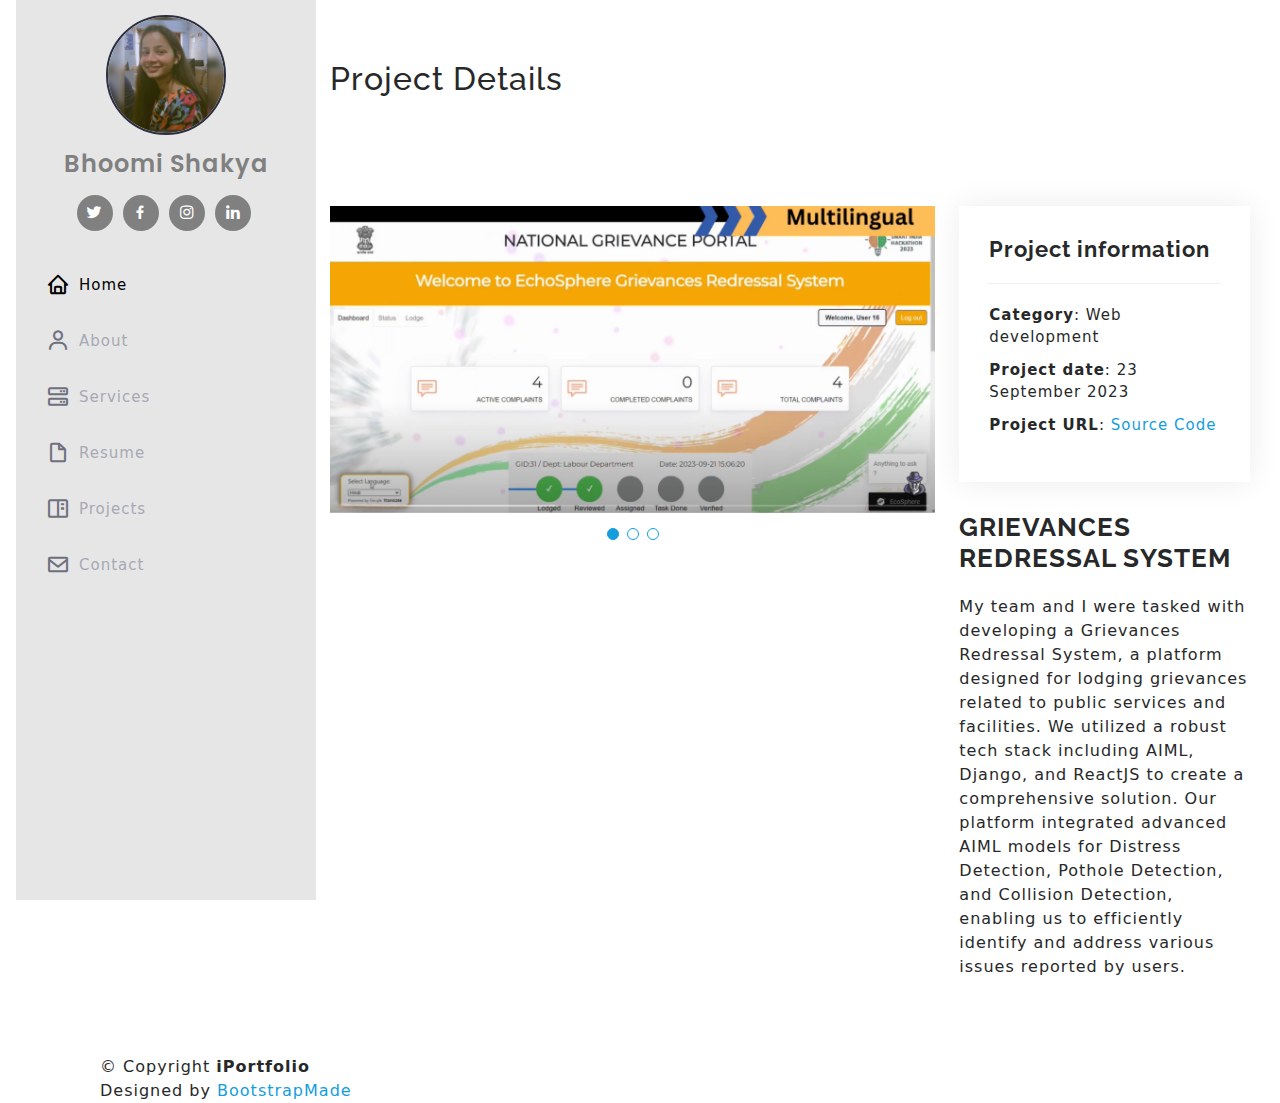
<file: portfolio-details01.html>
<!DOCTYPE html>
<html lang="en">

<head>
  <meta charset="utf-8">
  <meta content="width=device-width, initial-scale=1.0" name="viewport">

  <title>Project Description</title>
  <meta content="" name="description">
  <meta content="" name="keywords">

  <!-- Favicons -->
  <link href="assets/img/favicon.png" rel="icon">
  <link href="assets/img/apple-touch-icon.png" rel="apple-touch-icon">

  <!-- Google Fonts -->
  <link href="https://fonts.googleapis.com/css?family=Open+Sans:300,300i,400,400i,600,600i,700,700i|Raleway:300,300i,400,400i,500,500i,600,600i,700,700i|Poppins:300,300i,400,400i,500,500i,600,600i,700,700i" rel="stylesheet">

  <!-- Vendor CSS Files -->
  <link href="assets/vendor/aos/aos.css" rel="stylesheet">
  <link href="assets/vendor/bootstrap/css/bootstrap.min.css" rel="stylesheet">
  <link href="assets/vendor/bootstrap-icons/bootstrap-icons.css" rel="stylesheet">
  <link href="assets/vendor/boxicons/css/boxicons.min.css" rel="stylesheet">
  <link href="assets/vendor/glightbox/css/glightbox.min.css" rel="stylesheet">
  <link href="assets/vendor/swiper/swiper-bundle.min.css" rel="stylesheet">

  <!-- Template Main CSS File -->
  <link href="assets/css/style.css" rel="stylesheet">
</head>

<body>

  <!-- ======= Mobile nav toggle button ======= -->
  <i class="bi bi-list mobile-nav-toggle d-xl-none"></i>

  <!-- ======= Header ======= -->
  <header id="header">
    <div class="d-flex flex-column">

      <div class="profile">
        <img src="assets/img/profile-img.jpg" alt="" class="img-fluid rounded-circle">
        <h1 class="text-light"><a href="index.html">Bhoomi Shakya</a></h1>
        <div class="social-links mt-3 text-center">
          <a href="#" class="twitter"><i class="bx bxl-twitter"></i></a>
          <a href="#" class="facebook"><i class="bx bxl-facebook"></i></a>
          <a href="#" class="instagram"><i class="bx bxl-instagram"></i></a>
          <a href="https://www.linkedin.com/in/bhoomi-shakya/" class="linkedin"><i class="bx bxl-linkedin"></i></a>
        </div>
      </div>

      <nav id="navbar" class="nav-menu navbar">
        <ul>
          <li><a href="index.html" class="nav-link scrollto active"><i class="bx bx-home"></i> <span>Home</span></a></li>
          <li><a href="#about" class="nav-link scrollto"><i class="bx bx-user"></i> <span>About</span></a></li>
          <li><a href="#gaps" class="nav-link scrollto"><i class="bx bx-server"></i> <span>Services</span></a></li>
          <li><a href="#resume" class="nav-link scrollto"><i class="bx bx-file-blank"></i> <span>Resume</span></a></li>
          <li><a href="#portfolio" class="nav-link scrollto"><i class="bx bx-book-content"></i> <span>Projects</span></a></li>
          <li><a href="#contact" class="nav-link scrollto"><i class="bx bx-envelope"></i> <span>Contact</span></a></li>
        </ul>
      </nav><!-- .nav-menu -->
    </div>
  </header><!-- End Header -->

  <main id="main">
    <!-- ======= Breadcrumbs ======= -->
    <section id="breadcrumbs" class="breadcrumbs">
      <div class="container">

        <div class="d-flex justify-content-between align-items-center">
          <h2>Project Details </h2>
          <!-- <ol>
            <li><a href="index.html">Home</a></li>
            <li>Portfoio Details</li>
          </ol> -->
        </div>

      </div>
    </section><!-- End Breadcrumbs -->

    <!-- ======= Portfolio Details Section ======= -->
    <section id="portfolio-details" class="portfolio-details">
      <div class="container">
        <div class="row gy-4">
          <div class="col-lg-8">
            <div class="portfolio-details-slider swiper">
              <div class="swiper-wrapper align-items-center">
                <div class="swiper-slide">
                  <img src="assets/img/portfolio/6s.png" alt="">
                </div>
                <div class="swiper-slide">
                  <img src="assets/img/portfolio/18s.png" alt="">
                </div>
                <div class="swiper-slide">
                  <img src="assets/img/portfolio/35s.png" alt="">
                </div>
              </div>
              <div class="swiper-pagination"></div>
            </div>
          </div>
          <div class="col-lg-4">
            <div class="portfolio-info">
              <h3>Project information</h3>
              <ul>
                <li><strong>Category</strong>: Web development</li>
                <li><strong>Project date</strong>: 23 September 2023</li>
                <li><strong>Project URL</strong>: <a href="https://github.com/Sujalk1310/SIH-2023">Source Code</a></li>
              </ul>
            </div>
            <div class="portfolio-description">
              <h2>GRIEVANCES REDRESSAL SYSTEM</h2>
              <p> 
                My team and I were tasked with developing a Grievances Redressal System, a platform designed for lodging grievances related to public services and facilities. We utilized a robust tech stack including AIML, Django, and ReactJS to create a comprehensive solution. Our platform integrated advanced AIML models for Distress Detection, Pothole Detection, and Collision Detection, enabling us to efficiently identify and address various issues reported by users. </p>
            </div>
          </div>

        </div>

      </div>
    </section><!-- End Portfolio Details Section -->

  </main><!-- End #main -->

  <!-- ======= Footer ======= -->
  <footer id="footer">
    <div class="container">
      <div class="copyright">
        &copy; Copyright <strong><span>iPortfolio</span></strong>
      </div>
      <div class="credits">
        <!-- All the links in the footer should remain intact. -->
        <!-- You can delete the links only if you purchased the pro version. -->
        <!-- Licensing information: https://bootstrapmade.com/license/ -->
        <!-- Purchase the pro version with working PHP/AJAX contact form: https://bootstrapmade.com/iportfolio-bootstrap-portfolio-websites-template/ -->
        Designed by <a href="https://bootstrapmade.com/">BootstrapMade</a>
      </div>
    </div>
  </footer><!-- End  Footer -->

  <a href="#" class="back-to-top d-flex align-items-center justify-content-center"><i class="bi bi-arrow-up-short"></i></a>

  <!-- Vendor JS Files -->
  <script src="assets/vendor/purecounter/purecounter_vanilla.js"></script>
  <script src="assets/vendor/aos/aos.js"></script>
  <script src="assets/vendor/bootstrap/js/bootstrap.bundle.min.js"></script>
  <script src="assets/vendor/glightbox/js/glightbox.min.js"></script>
  <script src="assets/vendor/isotope-layout/isotope.pkgd.min.js"></script>
  <script src="assets/vendor/swiper/swiper-bundle.min.js"></script>
  <script src="assets/vendor/typed.js/typed.umd.js"></script>
  <script src="assets/vendor/waypoints/noframework.waypoints.js"></script>
  <script src="assets/vendor/php-email-form/validate.js"></script>

  <!-- Template Main JS File -->
  <script src="assets/js/main.js"></script>

</body>

</html>
</file>
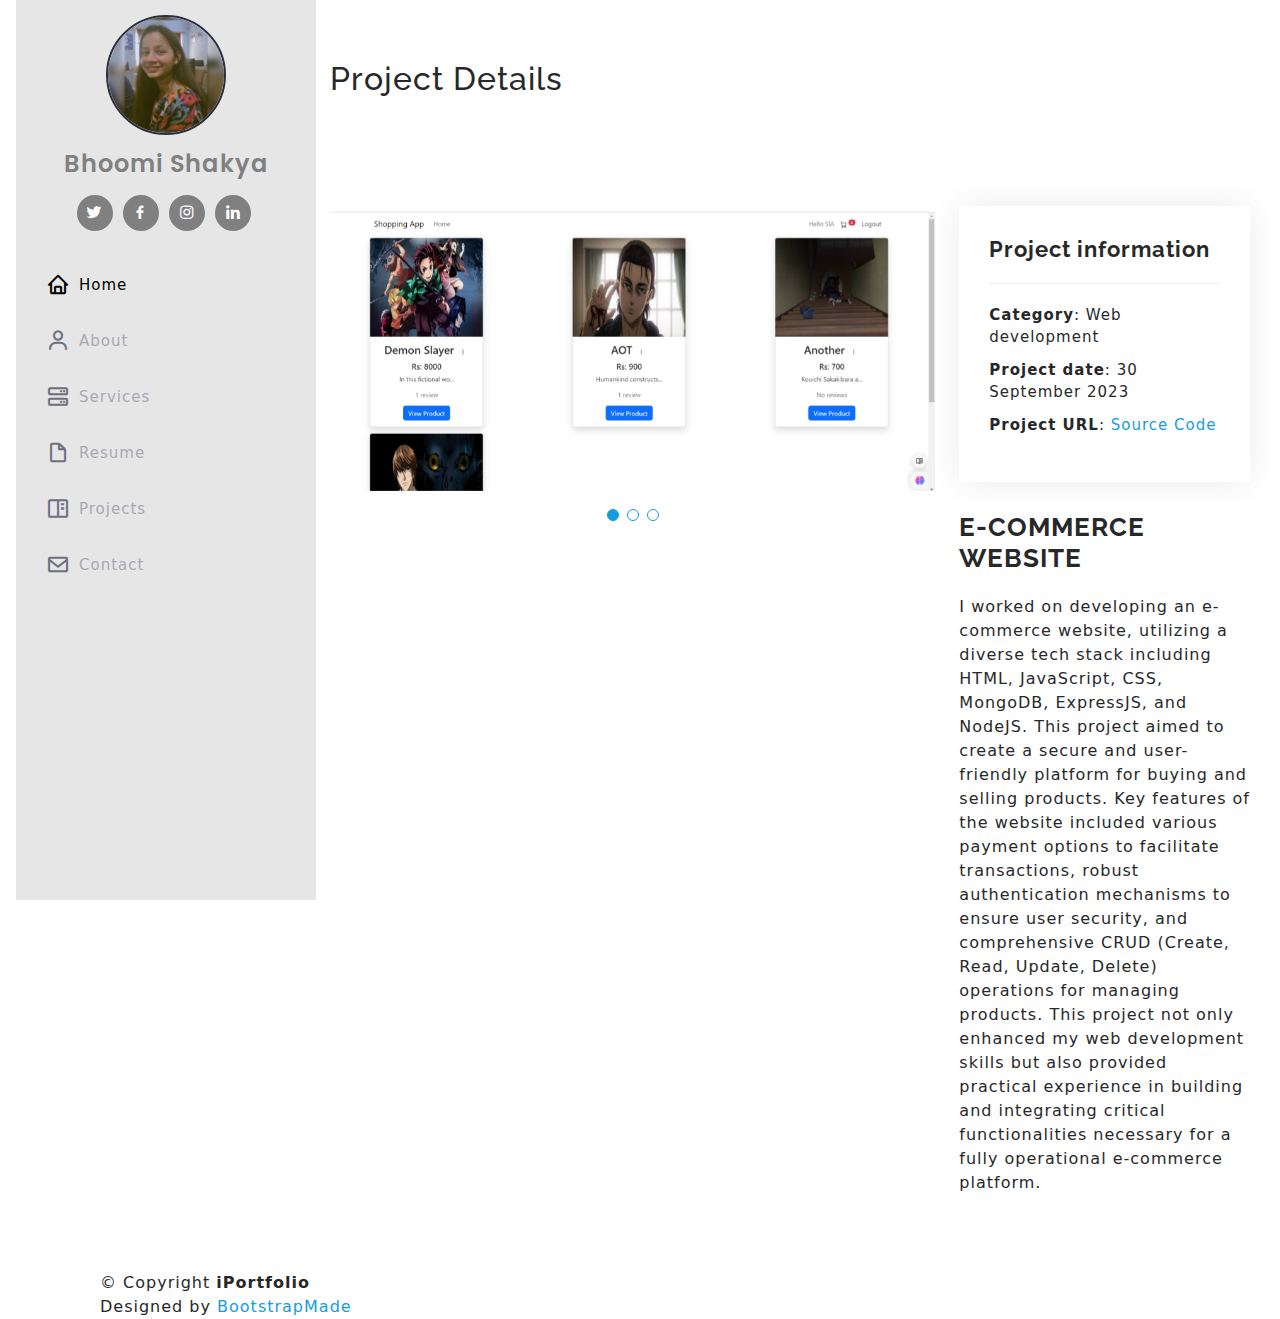
<file: portfolio-details02.html>
<!DOCTYPE html>
<html lang="en">

<head>
  <meta charset="utf-8">
  <meta content="width=device-width, initial-scale=1.0" name="viewport">

  <title>Project Description</title>
  <meta content="" name="description">
  <meta content="" name="keywords">

  <!-- Favicons -->
  <link href="assets/img/favicon.png" rel="icon">
  <link href="assets/img/apple-touch-icon.png" rel="apple-touch-icon">

  <!-- Google Fonts -->
  <link href="https://fonts.googleapis.com/css?family=Open+Sans:300,300i,400,400i,600,600i,700,700i|Raleway:300,300i,400,400i,500,500i,600,600i,700,700i|Poppins:300,300i,400,400i,500,500i,600,600i,700,700i" rel="stylesheet">

  <!-- Vendor CSS Files -->
  <link href="assets/vendor/aos/aos.css" rel="stylesheet">
  <link href="assets/vendor/bootstrap/css/bootstrap.min.css" rel="stylesheet">
  <link href="assets/vendor/bootstrap-icons/bootstrap-icons.css" rel="stylesheet">
  <link href="assets/vendor/boxicons/css/boxicons.min.css" rel="stylesheet">
  <link href="assets/vendor/glightbox/css/glightbox.min.css" rel="stylesheet">
  <link href="assets/vendor/swiper/swiper-bundle.min.css" rel="stylesheet">

  <!-- Template Main CSS File -->
  <link href="assets/css/style.css" rel="stylesheet">

</head>

<body>

  <!-- ======= Mobile nav toggle button ======= -->
  <i class="bi bi-list mobile-nav-toggle d-xl-none"></i>

  <!-- ======= Header ======= -->
  <header id="header">
    <div class="d-flex flex-column">

      <div class="profile">
        <img src="assets/img/profile-img.jpg" alt="" class="img-fluid rounded-circle">
        <h1 class="text-light"><a href="index.html">Bhoomi Shakya</a></h1>
        <div class="social-links mt-3 text-center">
          <a href="#" class="twitter"><i class="bx bxl-twitter"></i></a>
          <a href="#" class="facebook"><i class="bx bxl-facebook"></i></a>
          <a href="#" class="instagram"><i class="bx bxl-instagram"></i></a>
          <a href="https://www.linkedin.com/in/bhoomi-shakya/" class="linkedin"><i class="bx bxl-linkedin"></i></a>
        </div>
      </div>

      <nav id="navbar" class="nav-menu navbar">
        <ul>
          <li><a href="index.html" class="nav-link scrollto active"><i class="bx bx-home"></i> <span>Home</span></a></li>
          <li><a href="#about" class="nav-link scrollto"><i class="bx bx-user"></i> <span>About</span></a></li>
          <li><a href="#gaps" class="nav-link scrollto"><i class="bx bx-server"></i> <span>Services</span></a></li>
          <li><a href="#resume" class="nav-link scrollto"><i class="bx bx-file-blank"></i> <span>Resume</span></a></li>
          <li><a href="#portfolio" class="nav-link scrollto"><i class="bx bx-book-content"></i> <span>Projects</span></a></li>
          <li><a href="#contact" class="nav-link scrollto"><i class="bx bx-envelope"></i> <span>Contact</span></a></li>
        </ul>
      </nav><!-- .nav-menu -->
    </div>
  </header><!-- End Header -->

  <main id="main">
    <!-- ======= Breadcrumbs ======= -->
    <section id="breadcrumbs" class="breadcrumbs">
      <div class="container">

        <div class="d-flex justify-content-between align-items-center">
          <h2>Project Details </h2>
          <!-- <ol>
            <li><a href="index.html">Home</a></li>
            <li>Portfoio Details</li>
          </ol> -->
        </div>

      </div>
    </section><!-- End Breadcrumbs -->

    <!-- ======= Portfolio Details Section ======= -->
    <section id="portfolio-details" class="portfolio-details">
      <div class="container">
        <div class="row gy-4">
          <div class="col-lg-8">
            <div class="portfolio-details-slider swiper">
              <div class="swiper-wrapper align-items-center">
                <div class="swiper-slide">
                  <img src="assets/img/portfolio/ecom01.png" alt="">
                </div>
                <div class="swiper-slide">
                  <img src="assets/img/portfolio/ecom02.png" alt="">
                </div>
                <div class="swiper-slide">
                  <img src="assets/img/portfolio/ecom03.png" alt="">
                </div>
              </div>
              <div class="swiper-pagination"></div>
            </div>
          </div>
          <div class="col-lg-4">
            <div class="portfolio-info">
              <h3>Project information</h3>
              <ul>
                <li><strong>Category</strong>: Web development</li>
                <li><strong>Project date</strong>: 30 September 2023</li>
                <li><strong>Project URL</strong>: <a href="https://github.com/BhoomiShakya/E-commerce">Source Code</a></li>
              </ul>
            </div>
            <div class="portfolio-description">
              <h2>E-COMMERCE WEBSITE</h2>
              <p> 
                I worked on developing an e-commerce website, utilizing a diverse tech stack including HTML, JavaScript, CSS, MongoDB, ExpressJS, and NodeJS. This project aimed to create a secure and user-friendly platform for buying and selling products. Key features of the website included various payment options to facilitate transactions, robust authentication mechanisms to ensure user security, and comprehensive CRUD (Create, Read, Update, Delete) operations for managing products. This project not only enhanced my web development skills but also provided practical experience in building and integrating critical functionalities necessary for a fully operational e-commerce platform. </p>
            </div>
          </div>

        </div>

      </div>
    </section><!-- End Portfolio Details Section -->

  </main><!-- End #main -->

  <!-- ======= Footer ======= -->
  <footer id="footer">
    <div class="container">
      <div class="copyright">
        &copy; Copyright <strong><span>iPortfolio</span></strong>
      </div>
      <div class="credits">
        <!-- All the links in the footer should remain intact. -->
        <!-- You can delete the links only if you purchased the pro version. -->
        <!-- Licensing information: https://bootstrapmade.com/license/ -->
        <!-- Purchase the pro version with working PHP/AJAX contact form: https://bootstrapmade.com/iportfolio-bootstrap-portfolio-websites-template/ -->
        Designed by <a href="https://bootstrapmade.com/">BootstrapMade</a>
      </div>
    </div>
  </footer><!-- End  Footer -->

  <a href="#" class="back-to-top d-flex align-items-center justify-content-center"><i class="bi bi-arrow-up-short"></i></a>

  <!-- Vendor JS Files -->
  <script src="assets/vendor/purecounter/purecounter_vanilla.js"></script>
  <script src="assets/vendor/aos/aos.js"></script>
  <script src="assets/vendor/bootstrap/js/bootstrap.bundle.min.js"></script>
  <script src="assets/vendor/glightbox/js/glightbox.min.js"></script>
  <script src="assets/vendor/isotope-layout/isotope.pkgd.min.js"></script>
  <script src="assets/vendor/swiper/swiper-bundle.min.js"></script>
  <script src="assets/vendor/typed.js/typed.umd.js"></script>
  <script src="assets/vendor/waypoints/noframework.waypoints.js"></script>
  <script src="assets/vendor/php-email-form/validate.js"></script>

  <!-- Template Main JS File -->
  <script src="assets/js/main.js"></script>

</body>

</html>
</file>
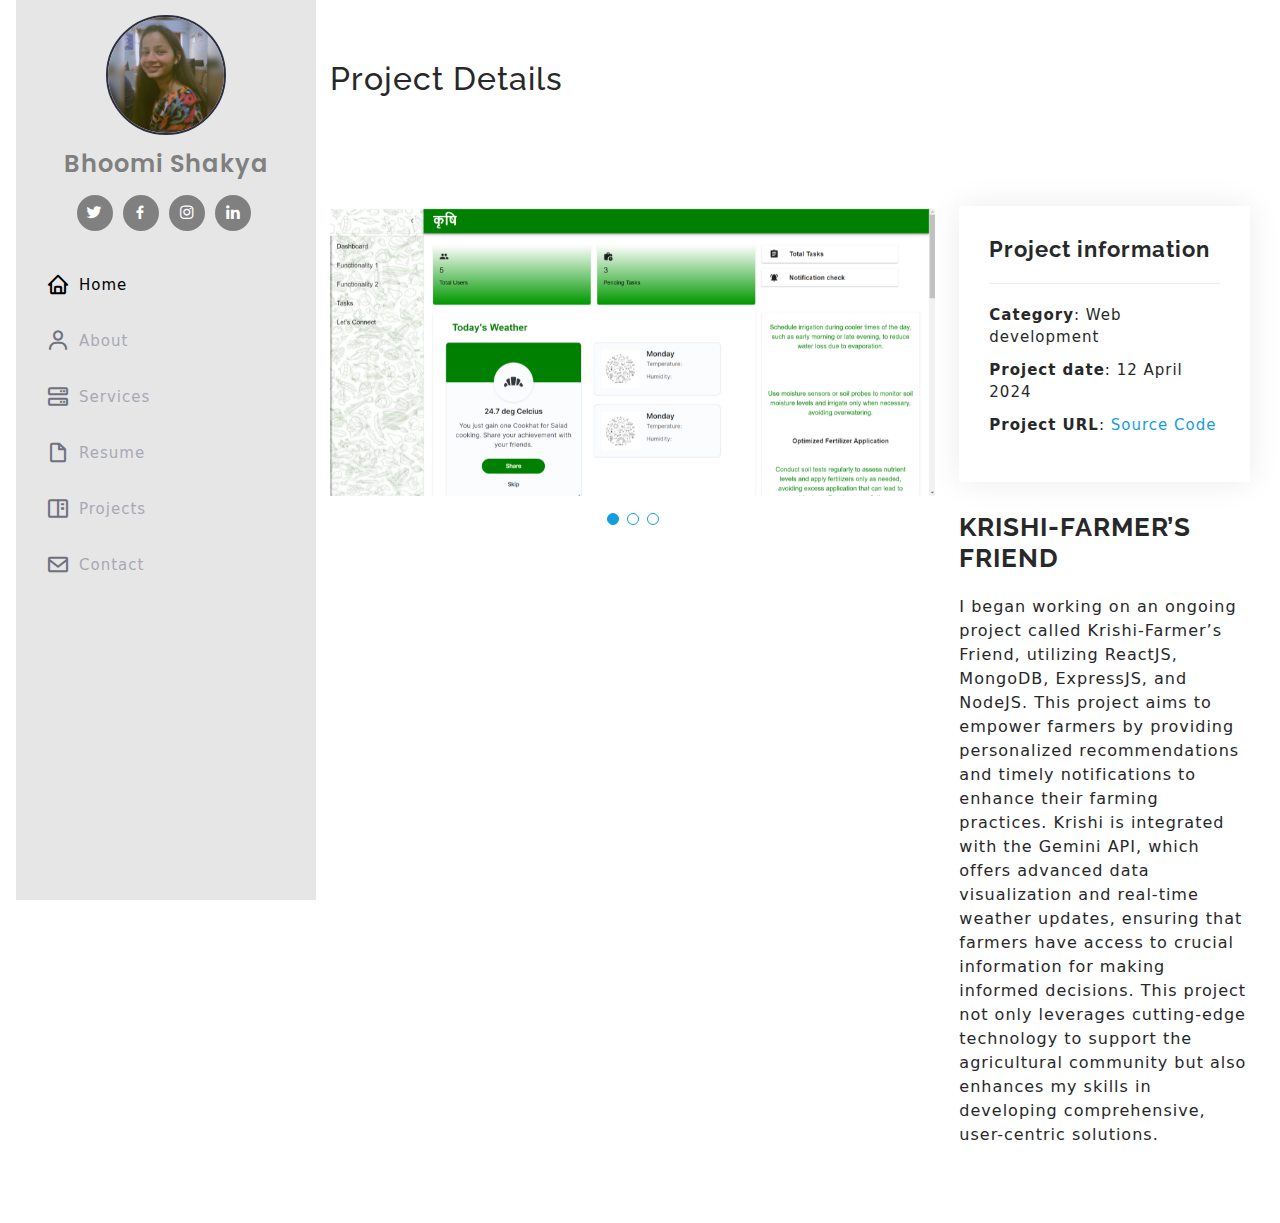
<file: portfolio-details03.html>
<!DOCTYPE html>
<html lang="en">

<head>
  <meta charset="utf-8">
  <meta content="width=device-width, initial-scale=1.0" name="viewport">

  <title>Project Description</title>
  <meta content="" name="description">
  <meta content="" name="keywords">

  <!-- Favicons -->
  <link href="assets/img/favicon.png" rel="icon">
  <link href="assets/img/apple-touch-icon.png" rel="apple-touch-icon">

  <!-- Google Fonts -->
  <link href="https://fonts.googleapis.com/css?family=Open+Sans:300,300i,400,400i,600,600i,700,700i|Raleway:300,300i,400,400i,500,500i,600,600i,700,700i|Poppins:300,300i,400,400i,500,500i,600,600i,700,700i" rel="stylesheet">

  <!-- Vendor CSS Files -->
  <link href="assets/vendor/aos/aos.css" rel="stylesheet">
  <link href="assets/vendor/bootstrap/css/bootstrap.min.css" rel="stylesheet">
  <link href="assets/vendor/bootstrap-icons/bootstrap-icons.css" rel="stylesheet">
  <link href="assets/vendor/boxicons/css/boxicons.min.css" rel="stylesheet">
  <link href="assets/vendor/glightbox/css/glightbox.min.css" rel="stylesheet">
  <link href="assets/vendor/swiper/swiper-bundle.min.css" rel="stylesheet">

  <!-- Template Main CSS File -->
  <link href="assets/css/style.css" rel="stylesheet">
</head>

<body>

  <!-- ======= Mobile nav toggle button ======= -->
  <i class="bi bi-list mobile-nav-toggle d-xl-none"></i>

  <!-- ======= Header ======= -->
  <header id="header">
    <div class="d-flex flex-column">

      <div class="profile">
        <img src="assets/img/profile-img.jpg" alt="" class="img-fluid rounded-circle">
        <h1 class="text-light"><a href="index.html">Bhoomi Shakya</a></h1>
        <div class="social-links mt-3 text-center">
          <a href="#" class="twitter"><i class="bx bxl-twitter"></i></a>
          <a href="#" class="facebook"><i class="bx bxl-facebook"></i></a>
          <a href="#" class="instagram"><i class="bx bxl-instagram"></i></a>
          <a href="https://www.linkedin.com/in/bhoomi-shakya/" class="linkedin"><i class="bx bxl-linkedin"></i></a>
        </div>
      </div>

      <nav id="navbar" class="nav-menu navbar">
        <ul>
          <li><a href="index.html" class="nav-link scrollto active"><i class="bx bx-home"></i> <span>Home</span></a></li>
          <li><a href="#about" class="nav-link scrollto"><i class="bx bx-user"></i> <span>About</span></a></li>
          <li><a href="#gaps" class="nav-link scrollto"><i class="bx bx-server"></i> <span>Services</span></a></li>
          <li><a href="#resume" class="nav-link scrollto"><i class="bx bx-file-blank"></i> <span>Resume</span></a></li>
          <li><a href="#portfolio" class="nav-link scrollto"><i class="bx bx-book-content"></i> <span>Projects</span></a></li>
          <li><a href="#contact" class="nav-link scrollto"><i class="bx bx-envelope"></i> <span>Contact</span></a></li>
        </ul>
      </nav><!-- .nav-menu -->
    </div>
  </header><!-- End Header -->

  <main id="main">
    <!-- ======= Breadcrumbs ======= -->
    <section id="breadcrumbs" class="breadcrumbs">
      <div class="container">

        <div class="d-flex justify-content-between align-items-center">
          <h2>Project Details </h2>
          <!-- <ol>
            <li><a href="index.html">Home</a></li>
            <li>Portfoio Details</li>
          </ol> -->
        </div>

      </div>
    </section><!-- End Breadcrumbs -->

    <!-- ======= Portfolio Details Section ======= -->
    <section id="portfolio-details" class="portfolio-details">
      <div class="container">
        <div class="row gy-4">
          <div class="col-lg-8">
            <div class="portfolio-details-slider swiper">
              <div class="swiper-wrapper align-items-center">
                <div class="swiper-slide">
                  <img src="assets/img/portfolio/ff-01.png" alt="">
                </div>
                <div class="swiper-slide">
                  <img src="assets/img/portfolio/ff-02.png" alt="">
                </div>
                <div class="swiper-slide">
                  <img src="assets/img/portfolio/ff-03.png" alt="">
                </div>
              </div>
              <div class="swiper-pagination"></div>
            </div>
          </div>
          <div class="col-lg-4">
            <div class="portfolio-info">
              <h3>Project information</h3>
              <ul>
                <li><strong>Category</strong>: Web development</li>
                <li><strong>Project date</strong>: 12 April 2024</li>
                <li><strong>Project URL</strong>: <a href="https://github.com/BhoomiShakya/Krishi-Farmers_Friend">Source Code</a></li>
              </ul>
            </div>
            <div class="portfolio-description">
              <h2>KRISHI-FARMER’S FRIEND</h2>
              <p> 
                I began working on an ongoing project called Krishi-Farmer’s Friend, utilizing ReactJS, MongoDB, ExpressJS, and NodeJS. This project aims to empower farmers by providing personalized recommendations and timely notifications to enhance their farming practices. Krishi is integrated with the Gemini API, which offers advanced data visualization and real-time weather updates, ensuring that farmers have access to crucial information for making informed decisions. This project not only leverages cutting-edge technology to support the agricultural community but also enhances my skills in developing comprehensive, user-centric solutions.</p>
            </div>
          </div>

        </div>

      </div>
    </section><!-- End Portfolio Details Section -->

  </main><!-- End #main -->
  <a href="#" class="back-to-top d-flex align-items-center justify-content-center"><i class="bi bi-arrow-up-short"></i></a>
  <!-- Vendor JS Files -->
  <script src="assets/vendor/purecounter/purecounter_vanilla.js"></script>
  <script src="assets/vendor/aos/aos.js"></script>
  <script src="assets/vendor/bootstrap/js/bootstrap.bundle.min.js"></script>
  <script src="assets/vendor/glightbox/js/glightbox.min.js"></script>
  <script src="assets/vendor/isotope-layout/isotope.pkgd.min.js"></script>
  <script src="assets/vendor/swiper/swiper-bundle.min.js"></script>
  <script src="assets/vendor/typed.js/typed.umd.js"></script>
  <script src="assets/vendor/waypoints/noframework.waypoints.js"></script>
  <script src="assets/vendor/php-email-form/validate.js"></script>

  <!-- Template Main JS File -->
  <script src="assets/js/main.js"></script>

</body>

</html>
</file>
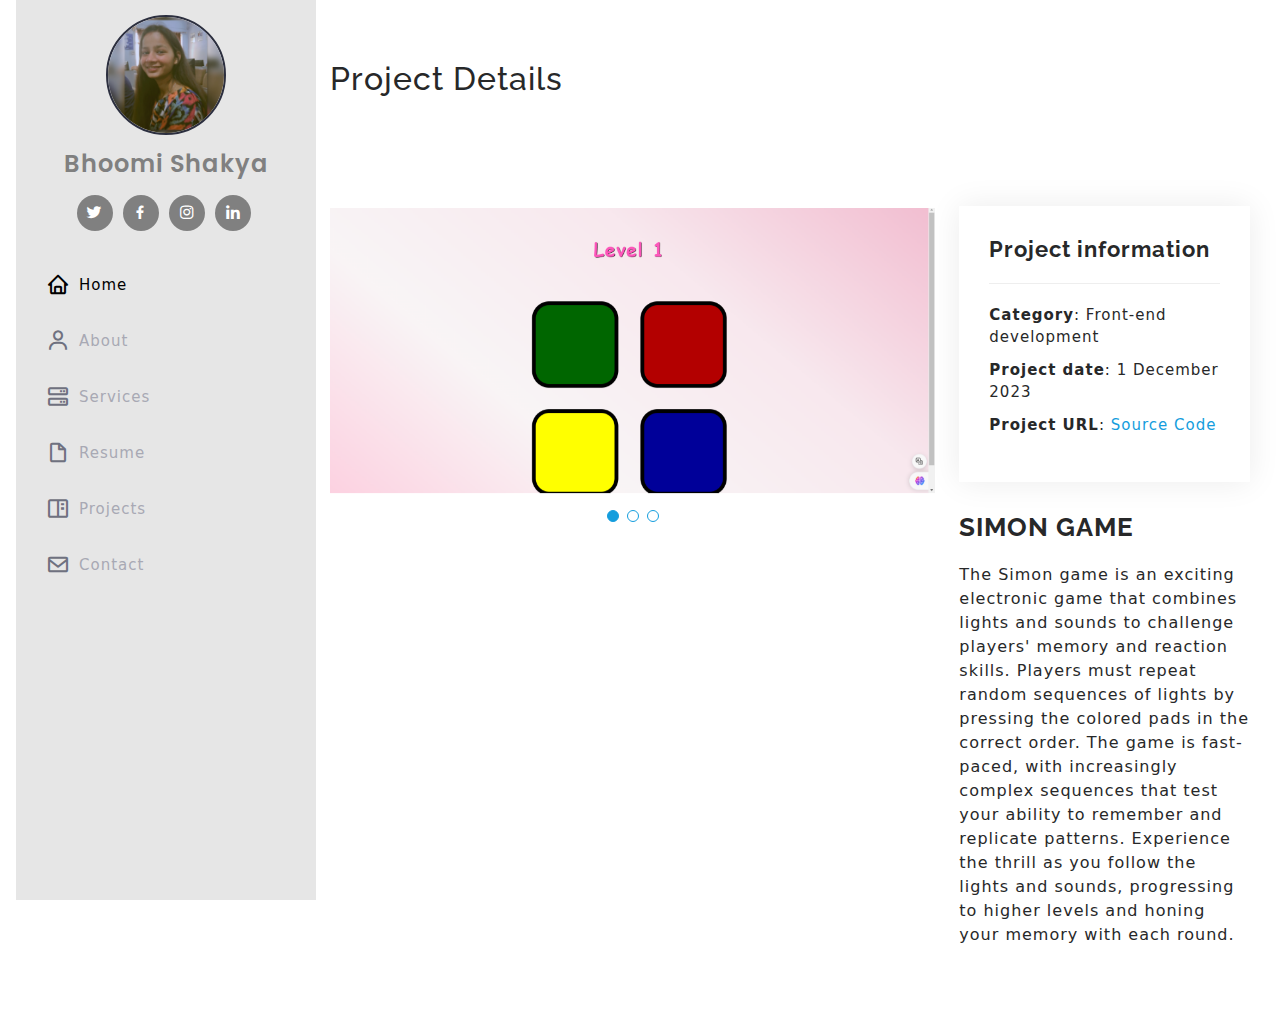
<file: portfolio-details04.html>
<!DOCTYPE html>
<html lang="en">

<head>
  <meta charset="utf-8">
  <meta content="width=device-width, initial-scale=1.0" name="viewport">

  <title>Project Description</title>
  <meta content="" name="description">
  <meta content="" name="keywords">

  <!-- Favicons -->
  <link href="assets/img/favicon.png" rel="icon">
  <link href="assets/img/apple-touch-icon.png" rel="apple-touch-icon">

  <!-- Google Fonts -->
  <link href="https://fonts.googleapis.com/css?family=Open+Sans:300,300i,400,400i,600,600i,700,700i|Raleway:300,300i,400,400i,500,500i,600,600i,700,700i|Poppins:300,300i,400,400i,500,500i,600,600i,700,700i" rel="stylesheet">

  <!-- Vendor CSS Files -->
  <link href="assets/vendor/aos/aos.css" rel="stylesheet">
  <link href="assets/vendor/bootstrap/css/bootstrap.min.css" rel="stylesheet">
  <link href="assets/vendor/bootstrap-icons/bootstrap-icons.css" rel="stylesheet">
  <link href="assets/vendor/boxicons/css/boxicons.min.css" rel="stylesheet">
  <link href="assets/vendor/glightbox/css/glightbox.min.css" rel="stylesheet">
  <link href="assets/vendor/swiper/swiper-bundle.min.css" rel="stylesheet">

  <!-- Template Main CSS File -->
  <link href="assets/css/style.css" rel="stylesheet">

</head>

<body>

  <!-- ======= Mobile nav toggle button ======= -->
  <i class="bi bi-list mobile-nav-toggle d-xl-none"></i>

  <!-- ======= Header ======= -->
  <header id="header">
    <div class="d-flex flex-column">

      <div class="profile">
        <img src="assets/img/profile-img.jpg" alt="" class="img-fluid rounded-circle">
        <h1 class="text-light"><a href="index.html">Bhoomi Shakya</a></h1>
        <div class="social-links mt-3 text-center">
          <a href="#" class="twitter"><i class="bx bxl-twitter"></i></a>
          <a href="#" class="facebook"><i class="bx bxl-facebook"></i></a>
          <a href="#" class="instagram"><i class="bx bxl-instagram"></i></a>
          <a href="https://www.linkedin.com/in/bhoomi-shakya/" class="linkedin"><i class="bx bxl-linkedin"></i></a>
        </div>
      </div>

      <nav id="navbar" class="nav-menu navbar">
        <ul>
          <li><a href="index.html" class="nav-link scrollto active"><i class="bx bx-home"></i> <span>Home</span></a></li>
          <li><a href="#about" class="nav-link scrollto"><i class="bx bx-user"></i> <span>About</span></a></li>
          <li><a href="#gaps" class="nav-link scrollto"><i class="bx bx-server"></i> <span>Services</span></a></li>
          <li><a href="#resume" class="nav-link scrollto"><i class="bx bx-file-blank"></i> <span>Resume</span></a></li>
          <li><a href="#portfolio" class="nav-link scrollto"><i class="bx bx-book-content"></i> <span>Projects</span></a></li>
          <li><a href="#contact" class="nav-link scrollto"><i class="bx bx-envelope"></i> <span>Contact</span></a></li>
        </ul>
      </nav><!-- .nav-menu -->
    </div>
  </header><!-- End Header -->

  <main id="main">
    <!-- ======= Breadcrumbs ======= -->
    <section id="breadcrumbs" class="breadcrumbs">
      <div class="container">

        <div class="d-flex justify-content-between align-items-center">
          <h2>Project Details </h2>
          <!-- <ol>
            <li><a href="index.html">Home</a></li>
            <li>Portfoio Details</li>
          </ol> -->
        </div>

      </div>
    </section><!-- End Breadcrumbs -->

    <!-- ======= Portfolio Details Section ======= -->
    <section id="portfolio-details" class="portfolio-details">
      <div class="container">
        <div class="row gy-4">
          <div class="col-lg-8">
            <div class="portfolio-details-slider swiper">
              <div class="swiper-wrapper align-items-center">
                <div class="swiper-slide">
                  <img src="assets/img/portfolio/sg01.png" alt="">
                </div>
                <div class="swiper-slide">
                  <img src="assets/img/portfolio/sg02.png" alt="">
                </div>
                <div class="swiper-slide">
                  <img src="assets/img/portfolio/sg03.png" alt="">
                </div>
              </div>
              <div class="swiper-pagination"></div>
            </div>
          </div>
          <div class="col-lg-4">
            <div class="portfolio-info">
              <h3>Project information</h3>
              <ul>
                <li><strong>Category</strong>: Front-end development</li>
                <li><strong>Project date</strong>: 1 December 2023</li>
                <li><strong>Project URL</strong>: <a href="https://github.com/BhoomiShakya/SIMON_GAME">Source Code</a></li>
              </ul>
            </div>
            <div class="portfolio-description">
              <h2>SIMON GAME</h2>
              <p> 
                The Simon game is an exciting electronic game that combines lights and sounds to challenge players' memory and reaction skills. Players must repeat random sequences of lights by pressing the colored pads in the correct order. The game is fast-paced, with increasingly complex sequences that test your ability to remember and replicate patterns. Experience the thrill as you follow the lights and sounds, progressing to higher levels and honing your memory with each round.</p>
            </div>
          </div>

        </div>

      </div>
    </section><!-- End Portfolio Details Section -->

  </main><!-- End #main -->
  <a href="#" class="back-to-top d-flex align-items-center justify-content-center"><i class="bi bi-arrow-up-short"></i></a>
  <!-- Vendor JS Files -->
  <script src="assets/vendor/purecounter/purecounter_vanilla.js"></script>
  <script src="assets/vendor/aos/aos.js"></script>
  <script src="assets/vendor/bootstrap/js/bootstrap.bundle.min.js"></script>
  <script src="assets/vendor/glightbox/js/glightbox.min.js"></script>
  <script src="assets/vendor/isotope-layout/isotope.pkgd.min.js"></script>
  <script src="assets/vendor/swiper/swiper-bundle.min.js"></script>
  <script src="assets/vendor/typed.js/typed.umd.js"></script>
  <script src="assets/vendor/waypoints/noframework.waypoints.js"></script>
  <script src="assets/vendor/php-email-form/validate.js"></script>

  <!-- Template Main JS File -->
  <script src="assets/js/main.js"></script>

</body>

</html>
</file>
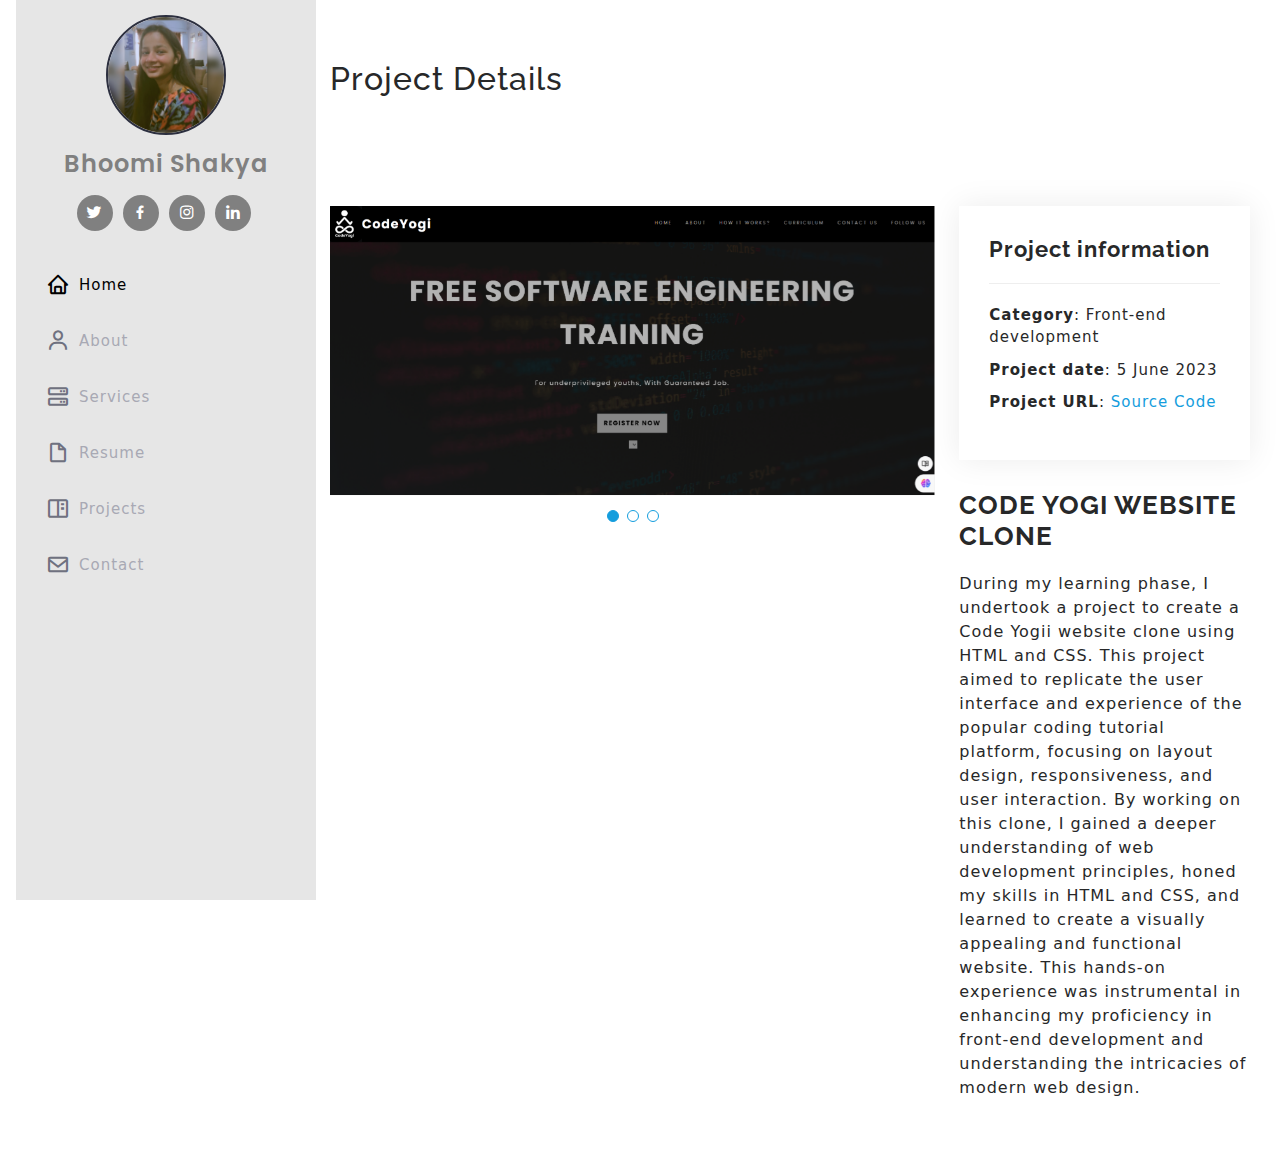
<file: portfolio-details05.html>
<!DOCTYPE html>
<html lang="en">

<head>
  <meta charset="utf-8">
  <meta content="width=device-width, initial-scale=1.0" name="viewport">

  <title>Project Description</title>
  <meta content="" name="description">
  <meta content="" name="keywords">

  <!-- Favicons -->
  <link href="assets/img/favicon.png" rel="icon">
  <link href="assets/img/apple-touch-icon.png" rel="apple-touch-icon">

  <!-- Google Fonts -->
  <link href="https://fonts.googleapis.com/css?family=Open+Sans:300,300i,400,400i,600,600i,700,700i|Raleway:300,300i,400,400i,500,500i,600,600i,700,700i|Poppins:300,300i,400,400i,500,500i,600,600i,700,700i" rel="stylesheet">

  <!-- Vendor CSS Files -->
  <link href="assets/vendor/aos/aos.css" rel="stylesheet">
  <link href="assets/vendor/bootstrap/css/bootstrap.min.css" rel="stylesheet">
  <link href="assets/vendor/bootstrap-icons/bootstrap-icons.css" rel="stylesheet">
  <link href="assets/vendor/boxicons/css/boxicons.min.css" rel="stylesheet">
  <link href="assets/vendor/glightbox/css/glightbox.min.css" rel="stylesheet">
  <link href="assets/vendor/swiper/swiper-bundle.min.css" rel="stylesheet">

  <!-- Template Main CSS File -->
  <link href="assets/css/style.css" rel="stylesheet">

</head>

<body>

  <!-- ======= Mobile nav toggle button ======= -->
  <i class="bi bi-list mobile-nav-toggle d-xl-none"></i>

  <!-- ======= Header ======= -->
  <header id="header">
    <div class="d-flex flex-column">

      <div class="profile">
        <img src="assets/img/profile-img.jpg" alt="" class="img-fluid rounded-circle">
        <h1 class="text-light"><a href="index.html">Bhoomi Shakya</a></h1>
        <div class="social-links mt-3 text-center">
          <a href="#" class="twitter"><i class="bx bxl-twitter"></i></a>
          <a href="#" class="facebook"><i class="bx bxl-facebook"></i></a>
          <a href="#" class="instagram"><i class="bx bxl-instagram"></i></a>
          <a href="https://www.linkedin.com/in/bhoomi-shakya/" class="linkedin"><i class="bx bxl-linkedin"></i></a>
        </div>
      </div>

      <nav id="navbar" class="nav-menu navbar">
        <ul>
          <li><a href="index.html" class="nav-link scrollto active"><i class="bx bx-home"></i> <span>Home</span></a></li>
          <li><a href="#about" class="nav-link scrollto"><i class="bx bx-user"></i> <span>About</span></a></li>
          <li><a href="#gaps" class="nav-link scrollto"><i class="bx bx-server"></i> <span>Services</span></a></li>
          <li><a href="#resume" class="nav-link scrollto"><i class="bx bx-file-blank"></i> <span>Resume</span></a></li>
          <li><a href="#portfolio" class="nav-link scrollto"><i class="bx bx-book-content"></i> <span>Projects</span></a></li>
          <li><a href="#contact" class="nav-link scrollto"><i class="bx bx-envelope"></i> <span>Contact</span></a></li>
        </ul>
      </nav><!-- .nav-menu -->
    </div>
  </header><!-- End Header -->

  <main id="main">
    <!-- ======= Breadcrumbs ======= -->
    <section id="breadcrumbs" class="breadcrumbs">
      <div class="container">

        <div class="d-flex justify-content-between align-items-center">
          <h2>Project Details </h2>
          <!-- <ol>
            <li><a href="index.html">Home</a></li>
            <li>Portfoio Details</li>
          </ol> -->
        </div>

      </div>
    </section><!-- End Breadcrumbs -->

    <!-- ======= Portfolio Details Section ======= -->
    <section id="portfolio-details" class="portfolio-details">
      <div class="container">
        <div class="row gy-4">
          <div class="col-lg-8">
            <div class="portfolio-details-slider swiper">
              <div class="swiper-wrapper align-items-center">
                <div class="swiper-slide">
                  <img src="assets/img/portfolio/cy01.png" alt="">
                </div>
                <div class="swiper-slide">
                  <img src="assets/img/portfolio/cy02.png" alt="">
                </div>
                <div class="swiper-slide">
                  <img src="assets/img/portfolio/cy03.png" alt="">
                </div>
              </div>
              <div class="swiper-pagination"></div>
            </div>
          </div>
          <div class="col-lg-4">
            <div class="portfolio-info">
              <h3>Project information</h3>
              <ul>
                <li><strong>Category</strong>: Front-end development</li>
                <li><strong>Project date</strong>: 5 June 2023</li>
                <li><strong>Project URL</strong>: <a href="https://github.com/BhoomiShakya/CodeYogi_Clone">Source Code</a></li>
              </ul>
            </div>
            <div class="portfolio-description">
              <h2>CODE YOGI WEBSITE CLONE</h2>
              <p> 
                During my learning phase, I undertook a project to create a Code Yogii website clone using HTML and CSS. This project aimed to replicate the user interface and experience of the popular coding tutorial platform, focusing on layout design, responsiveness, and user interaction. By working on this clone, I gained a deeper understanding of web development principles, honed my skills in HTML and CSS, and learned to create a visually appealing and functional website. This hands-on experience was instrumental in enhancing my proficiency in front-end development and understanding the intricacies of modern web design.
              </p>
            </div>
          </div>

        </div>

      </div>
    </section><!-- End Portfolio Details Section -->

  </main><!-- End #main -->
  <a href="#" class="back-to-top d-flex align-items-center justify-content-center"><i class="bi bi-arrow-up-short"></i></a>
  <!-- Vendor JS Files -->
  <script src="assets/vendor/purecounter/purecounter_vanilla.js"></script>
  <script src="assets/vendor/aos/aos.js"></script>
  <script src="assets/vendor/bootstrap/js/bootstrap.bundle.min.js"></script>
  <script src="assets/vendor/glightbox/js/glightbox.min.js"></script>
  <script src="assets/vendor/isotope-layout/isotope.pkgd.min.js"></script>
  <script src="assets/vendor/swiper/swiper-bundle.min.js"></script>
  <script src="assets/vendor/typed.js/typed.umd.js"></script>
  <script src="assets/vendor/waypoints/noframework.waypoints.js"></script>
  <script src="assets/vendor/php-email-form/validate.js"></script>

  <!-- Template Main JS File -->
  <script src="assets/js/main.js"></script>

</body>

</html>
</file>
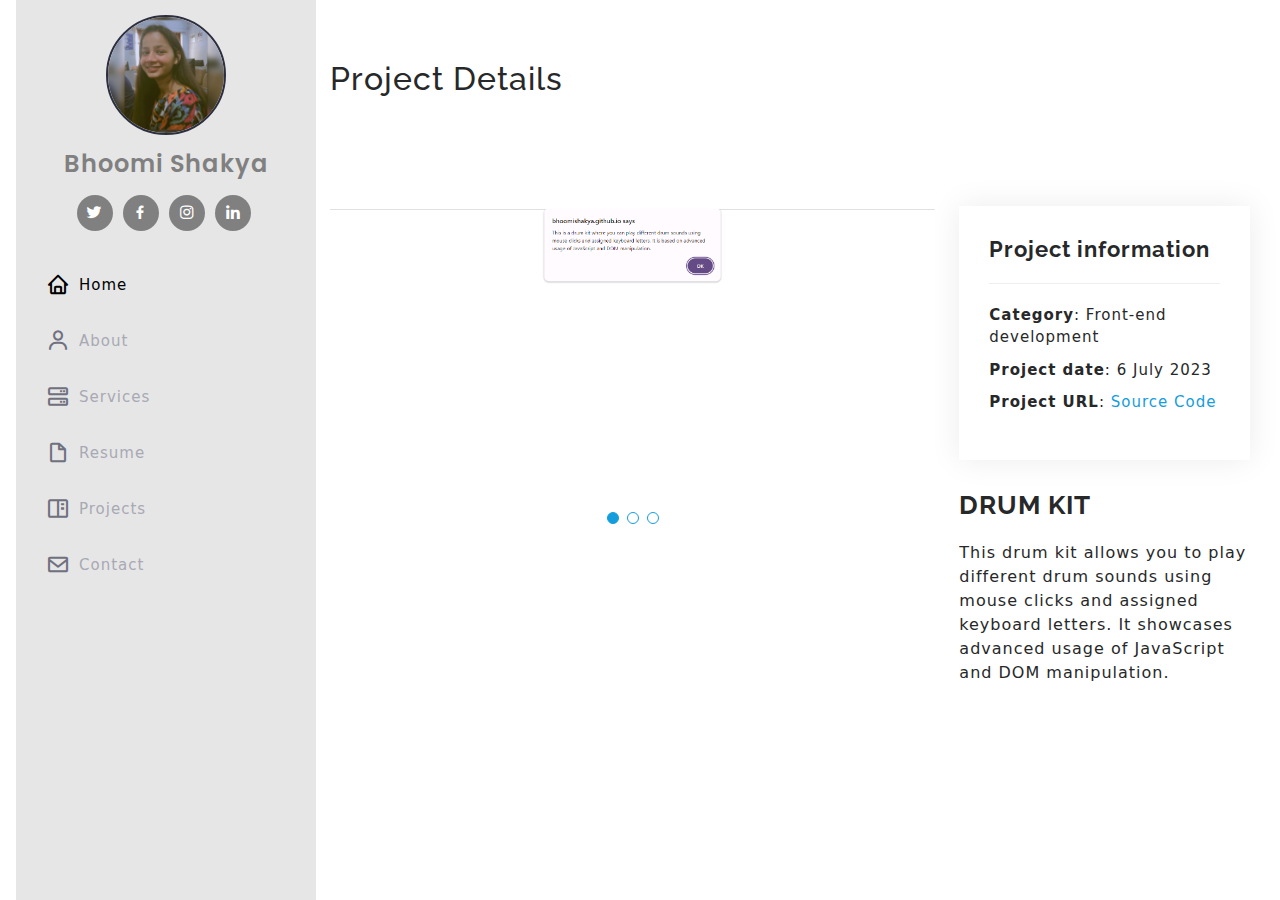
<file: portfolio-details06.html>
<!DOCTYPE html>
<html lang="en">

<head>
  <meta charset="utf-8">
  <meta content="width=device-width, initial-scale=1.0" name="viewport">

  <title>Project Description</title>
  <meta content="" name="description">
  <meta content="" name="keywords">

  <!-- Favicons -->
  <link href="assets/img/favicon.png" rel="icon">
  <link href="assets/img/apple-touch-icon.png" rel="apple-touch-icon">

  <!-- Google Fonts -->
  <link href="https://fonts.googleapis.com/css?family=Open+Sans:300,300i,400,400i,600,600i,700,700i|Raleway:300,300i,400,400i,500,500i,600,600i,700,700i|Poppins:300,300i,400,400i,500,500i,600,600i,700,700i" rel="stylesheet">

  <!-- Vendor CSS Files -->
  <link href="assets/vendor/aos/aos.css" rel="stylesheet">
  <link href="assets/vendor/bootstrap/css/bootstrap.min.css" rel="stylesheet">
  <link href="assets/vendor/bootstrap-icons/bootstrap-icons.css" rel="stylesheet">
  <link href="assets/vendor/boxicons/css/boxicons.min.css" rel="stylesheet">
  <link href="assets/vendor/glightbox/css/glightbox.min.css" rel="stylesheet">
  <link href="assets/vendor/swiper/swiper-bundle.min.css" rel="stylesheet">

  <!-- Template Main CSS File -->
  <link href="assets/css/style.css" rel="stylesheet">

</head>

<body>

  <!-- ======= Mobile nav toggle button ======= -->
  <i class="bi bi-list mobile-nav-toggle d-xl-none"></i>

  <!-- ======= Header ======= -->
  <header id="header">
    <div class="d-flex flex-column">

      <div class="profile">
        <img src="assets/img/profile-img.jpg" alt="" class="img-fluid rounded-circle">
        <h1 class="text-light"><a href="index.html">Bhoomi Shakya</a></h1>
        <div class="social-links mt-3 text-center">
          <a href="#" class="twitter"><i class="bx bxl-twitter"></i></a>
          <a href="#" class="facebook"><i class="bx bxl-facebook"></i></a>
          <a href="#" class="instagram"><i class="bx bxl-instagram"></i></a>
          <a href="https://www.linkedin.com/in/bhoomi-shakya/" class="linkedin"><i class="bx bxl-linkedin"></i></a>
        </div>
      </div>

      <nav id="navbar" class="nav-menu navbar">
        <ul>
          <li><a href="index.html" class="nav-link scrollto active"><i class="bx bx-home"></i> <span>Home</span></a></li>
          <li><a href="#about" class="nav-link scrollto"><i class="bx bx-user"></i> <span>About</span></a></li>
          <li><a href="#gaps" class="nav-link scrollto"><i class="bx bx-server"></i> <span>Services</span></a></li>
          <li><a href="#resume" class="nav-link scrollto"><i class="bx bx-file-blank"></i> <span>Resume</span></a></li>
          <li><a href="#portfolio" class="nav-link scrollto"><i class="bx bx-book-content"></i> <span>Projects</span></a></li>
          <li><a href="#contact" class="nav-link scrollto"><i class="bx bx-envelope"></i> <span>Contact</span></a></li>
        </ul>
      </nav><!-- .nav-menu -->
    </div>
  </header><!-- End Header -->

  <main id="main">
    <!-- ======= Breadcrumbs ======= -->
    <section id="breadcrumbs" class="breadcrumbs">
      <div class="container">

        <div class="d-flex justify-content-between align-items-center">
          <h2>Project Details </h2>
          <!-- <ol>
            <li><a href="index.html">Home</a></li>
            <li>Portfoio Details</li>
          </ol> -->
        </div>

      </div>
    </section><!-- End Breadcrumbs -->

    <!-- ======= Portfolio Details Section ======= -->
    <section id="portfolio-details" class="portfolio-details">
      <div class="container">
        <div class="row gy-4">
          <div class="col-lg-8">
            <div class="portfolio-details-slider swiper">
              <div class="swiper-wrapper align-items-center">
                <div class="swiper-slide">
                  <img src="assets/img/portfolio/dk01.png" alt="">
                </div>
                <div class="swiper-slide">
                  <img src="assets/img/portfolio/dk02.png" alt="">
                </div>
                <div class="swiper-slide">
                  <img src="assets/img/portfolio/dk03.png" alt="">
                </div>
              </div>
              <div class="swiper-pagination"></div>
            </div>
          </div>
          <div class="col-lg-4">
            <div class="portfolio-info">
              <h3>Project information</h3>
              <ul>
                <li><strong>Category</strong>: Front-end development</li>
                <li><strong>Project date</strong>: 6 July 2023</li>
                <li><strong>Project URL</strong>: <a href="https://github.com/BhoomiShakya/Drum_Kit">Source Code</a></li>
              </ul>
            </div>
            <div class="portfolio-description">
              <h2>DRUM KIT</h2>
              <p> 
                This drum kit allows you to play different drum sounds using mouse clicks and assigned keyboard letters. It showcases advanced usage of JavaScript and DOM manipulation.</p>
            </div>
          </div>

        </div>

      </div>
    </section><!-- End Portfolio Details Section -->

  </main><!-- End #main -->
  <a href="#" class="back-to-top d-flex align-items-center justify-content-center"><i class="bi bi-arrow-up-short"></i></a>
  <!-- Vendor JS Files -->
  <script src="assets/vendor/purecounter/purecounter_vanilla.js"></script>
  <script src="assets/vendor/aos/aos.js"></script>
  <script src="assets/vendor/bootstrap/js/bootstrap.bundle.min.js"></script>
  <script src="assets/vendor/glightbox/js/glightbox.min.js"></script>
  <script src="assets/vendor/isotope-layout/isotope.pkgd.min.js"></script>
  <script src="assets/vendor/swiper/swiper-bundle.min.js"></script>
  <script src="assets/vendor/typed.js/typed.umd.js"></script>
  <script src="assets/vendor/waypoints/noframework.waypoints.js"></script>
  <script src="assets/vendor/php-email-form/validate.js"></script>

  <!-- Template Main JS File -->
  <script src="assets/js/main.js"></script>

</body>

</html>
</file>
<file: assets/css/style.css>
body {
  /* font-family: "Open Sans", sans-serif; */
  color: #272829;
  letter-spacing: 1px;
 
}

a {
  color: #149ddd;
  text-decoration: none;
}

a:hover {
  color: #37b3ed;
  text-decoration: none;
}

h1,h2,h3,h4,h5,h6 {
  font-family: "Raleway", sans-serif;
}
.back-to-top {
  position: fixed;
  visibility: hidden;
  opacity: 0;
  right: 15px;
  bottom: 15px;
  z-index: 996;
  background: #149ddd;
  width: 40px;
  height: 40px;
  border-radius: 50px;
  transition: all 0.4s;
}

.back-to-top i {
  font-size: 28px;
  color: #fff;
  line-height: 0;
}

#about{
  margin-left: 2rem;
  margin-top: 2rem;
  margin-right: 1rem;
}

#extras{
  margin-left: 3rem;
  font-size: 1.3rem;
  padding-top:-7px;
}

.gaps{
  margin-left:1.6rem;
}

#about h2{
  padding-bottom: 4rem;
  font-size: 1.3rem;
}
#about p b{
  color:rgb(77, 77, 77)    ;
}
#about p{
  color:rgb(115, 115, 115);
}
#heading1{
  font-size:0.8rem;
  color: rgb(191, 191, 191);
  padding-bottom: 5px;
}

#heading2{
  font-size:0.8rem;
  color: rgb(191, 191, 191);
  margin-left: 3rem;

}

.back-to-top:hover {
  background: #2eafec;
  color: #fff;
}
.back-to-top.active {
  visibility: visible;
  opacity: 1;
}
#header {
  position: fixed;
  top: 0;
  left:1rem;
  bottom: 0;
  width: 300px;
  transition: all ease-in-out 0.5s;
  z-index: 9997;
  transition: all 0.5s;
  padding: 0 15px;
  background: rgb(230, 230, 230);
  overflow-y: auto;
}

#header .profile img {
  margin: 15px auto;
  display: block;
  width: 120px;
  border: 2px solid #2c2f3f;
}

#header .profile h1 {
  font-size: 24px;
  margin: 0;
  padding: 0;
  font-weight: 600;
  -moz-text-align-last: center;
  text-align-last: center;
  font-family: "Poppins", sans-serif;
}

.row {
  display: flex;
  flex-wrap: wrap;
}
.col-sm-6 {
  flex: 1 0 45%; /* Adjust as needed to ensure columns are side-by-side */
}
.card {
  display: flex;
  flex-direction: column;
  height: 100%;
}
.card-body {
  display: flex;
  flex-direction: column;
  flex-grow: 1;
}
.card-text {
  flex-grow: 1;
}
.btn {
  align-self: flex-start;
  margin-top: auto;
}

#header .profile h1 a,
#header .profile h1 a:hover {
  color: rgb(128, 128, 128);
  text-decoration: none;
}

#header .profile .social-links a {
  font-size: 18px;
  display: inline-block;
  background:rgb(128, 128, 128);
  color: #fff;
  line-height: 1;
  padding: 8px 0;
  margin-right: 4px;
  border-radius: 50%;
  text-align: center;
  width: 36px;
  height: 36px;
  transition: 0.3s;
}

#header .profile .social-links a:hover {
  background: black;
  color: #fff;
  text-decoration: none;
}

#main {
  margin-left: 300px;
}

.container,
.container-fluid {
  padding-left: 30px;
  padding-right: 30px;
}

@media (max-width: 1199px) {
  #header {
    left: -300px;
  }

  #main {
    margin-left: 0;
  }

  .container,
  .container-fluid {
    padding-left: 12px;
    padding-right: 12px;
  }
}

.nav-menu {
  padding: 30px 0 0 0;
}

.nav-menu * {
  margin: 0;
  padding: 0;
  list-style: none;
}

.nav-menu>ul>li {
  position: relative;
  white-space: nowrap;
}

.nav-menu a,
.nav-menu a:focus {
  display: flex;
  align-items: center;
  color: #a8a9b4;
  padding: 12px 15px;
  margin-bottom: 8px;
  transition: 0.3s;
  font-size: 15px;
}

.nav-menu a i,
.nav-menu a:focus i {
  font-size: 24px;
  padding-right: 8px;
  color: #6f7180;
}

.nav-menu a:hover,
.nav-menu .active,
.nav-menu .active:focus,
.nav-menu li:hover>a {
  text-decoration: none;
  color:black;
}

.nav-menu a:hover i,
.nav-menu .active i,
.nav-menu .active:focus i,
.nav-menu li:hover>a i {
  color:black;
}

/* Mobile Navigation */
.mobile-nav-toggle {
  position: fixed;
  right: 15px;
  top: 15px;
  z-index: 9998;
  border: 0;
  font-size: 24px;
  transition: all 0.4s;
  outline: none !important;
  background-color: #149ddd;
  color: #fff;
  width: 40px;
  height: 40px;
  display: inline-flex;
  align-items: center;
  justify-content: center;
  line-height: 0;
  border-radius: 50px;
  cursor: pointer;
}

.mobile-nav-active {
  overflow: hidden;
}

.mobile-nav-active #header {
  left: 0;
}

/*--------------------------------------------------------------
# Hero Section
--------------------------------------------------------------*/
#hero {
  width: 100%;
  height: 100vh;
  background: url("../img/hero-bg.jpg") top center;
  background-size: cover;
}

#hero:before {
  content: "";
  background: rgba(5, 13, 24, 0.3);
  position: absolute;
  bottom: 0;
  top: 0;
  left: 0;
  right: 0;
  z-index: 1;
}

#hero .hero-container {
  position: relative;
  z-index: 2;
  min-width: 300px;
}

#hero h1 {
  margin: 0 0 10px 0;
  font-size: 50px;
  padding: 0 0 3px 3px;
  font-weight: 700;
  line-height: 56px;
  color:black;
}

#hero p {
  color: black;
  margin-bottom: 50px;
  font-size: 26px;
  font-family: "Poppins", sans-serif;
}

#hero p span {
  color: black;
  padding-bottom: 4px;
  letter-spacing: 1px;
  border-bottom: 3px solid rgb(230, 230, 230);
}

@media (min-width: 1024px) {
  #hero {
    background-attachment: fixed;
  }
}

@media (max-width: 768px) {
  #hero h1 {
    font-size: 28px;
    line-height: 36px;
  }

  #hero h2 {
    font-size: 18px;
    line-height: 24px;
    margin-bottom: 30px;
  }
}

/*--------------------------------------------------------------
# Sections General
--------------------------------------------------------------*/
section {
  padding: 60px 0;
  overflow: hidden;
}

.section-title {
  padding-bottom: 30px;
}

.section-title div a{
    border: solid 2px black;
    text-decoration: none;
    color:rgb(115, 115, 115);
    padding-left:2rem;
    padding-right: 2rem;
    padding-top: 0.5rem;
    padding-bottom:0.5rem;
    margin-left:3rem;
    margin-top: 2rem;
}
.section-title h2 {
  font-size: 32px;
  font-weight: bold;
  margin-bottom: 20px;
  padding-bottom: 20px;
  margin-left: 3rem;
  position: relative;
  color:black;
}

.section-title h2::after {
  content: "";
  position: absolute;
  display: block;
  width: 50px;
  height: 3px;
  background:black;
  bottom: 0;
  left: 0;
}
.skills{
  margin-left:4.3rem;
  width:85%;
  background-color: rgb(128, 128, 128,0.2);
  
}

.skills .progress {
  height: 80px;
  display: block;
  background: none;
  border-radius: 0;
}

.skills .progress .skill {
  padding: 0;
  margin: 0 0 6px 0;
  text-transform: uppercase;
  display: block;
  font-weight: 600;
  font-family: "Poppins", sans-serif;
  color: #050d18;
}

.skills .progress .skill .val {
  float: right;
  font-style: normal;
}

.skills .progress-bar-wrap {
  background: rgb(217, 217, 217);
  height: 10px;
}

.skills .progress-bar {
  width: 10px;
  height: 10px;
  transition: 0.9s;
  background-color:rgb(89, 89, 89);
}

/*--------------------------------------------------------------
# Resume
--------------------------------------------------------------*/
.resume{
  margin-top: 5rem;
}
.resume .resume-title {
  font-size: 26px;
  font-weight: 700;
  margin-top: 20px;
  margin-bottom: 20px;
  margin-left: 3rem;
  color: #050d18;
}

.portfolio .portfolio-item {
  margin-bottom: 30px;
}

.portfolio #portfolio-flters {
  padding: 0;
  margin: 0 auto 35px auto;
  list-style: none;
  text-align: center;
  background: #fff;
  border-radius: 50px;
  padding: 2px 15px;
}

.portfolio #portfolio-flters li {
  cursor: pointer;
  display: inline-block;
  padding: 10px 15px 8px 15px;
  font-size: 14px;
  font-weight: 600;
  line-height: 1;
  text-transform: uppercase;
  color: #272829;
  margin-bottom: 5px;
  transition: all 0.3s ease-in-out;
}

.portfolio #portfolio-flters li:hover,
.portfolio #portfolio-flters li.filter-active {
  color: #149ddd;
}

.portfolio #portfolio-flters li:last-child {
  margin-right: 0;
}

.portfolio .portfolio-wrap {
  transition: 0.3s;
  position: relative;
  overflow: hidden;
  z-index: 1;
}

.portfolio .portfolio-wrap::before {
  content: "";
  background: rgba(255, 255, 255, 0.5);
  position: absolute;
  left: 0;
  right: 0;
  top: 0;
  bottom: 0;
  transition: all ease-in-out 0.3s;
  z-index: 2;
  opacity: 0;
}

.portfolio .portfolio-wrap .portfolio-links {
  opacity: 1;
  left: 0;
  right: 0;
  bottom: -60px;
  z-index: 3;
  position: absolute;
  transition: all ease-in-out 0.3s;
  display: flex;
  justify-content: center;
}

.portfolio .portfolio-wrap .portfolio-links a {
  color: #fff;
  font-size: 28px;
  text-align: center;
  background: rgba(20, 157, 221, 0.75);
  transition: 0.3s;
  width: 50%;
}

.portfolio .portfolio-wrap .portfolio-links a:hover {
  background: rgba(20, 157, 221, 0.95);
}

.portfolio .portfolio-wrap .portfolio-links a+a {
  border-left: 1px solid #37b3ed;
}

.portfolio .portfolio-wrap:hover::before {
  top: 0;
  left: 0;
  right: 0;
  bottom: 0;
  opacity: 1;
}

.portfolio .portfolio-wrap:hover .portfolio-links {
  opacity: 1;
  bottom: 0;
}

.portfolio-details {
  padding-top: 40px;
}

.portfolio-details .portfolio-details-slider img {
  width: 100%;
}

.portfolio-details .portfolio-details-slider .swiper-pagination {
  margin-top: 20px;
  position: relative;
}

.portfolio-details .portfolio-details-slider .swiper-pagination .swiper-pagination-bullet {
  width: 12px;
  height: 12px;
  background-color: #fff;
  opacity: 1;
  border: 1px solid #149ddd;
}

.portfolio-details .portfolio-details-slider .swiper-pagination .swiper-pagination-bullet-active {
  background-color: #149ddd;
}

.portfolio-details .portfolio-info {
  padding: 30px;
  box-shadow: 0px 0 30px rgba(5, 13, 24, 0.08);
}

.portfolio-details .portfolio-info h3 {
  font-size: 22px;
  font-weight: 700;
  margin-bottom: 20px;
  padding-bottom: 20px;
  border-bottom: 1px solid #eee;
}

.portfolio-details .portfolio-info ul {
  list-style: none;
  padding: 0;
  font-size: 15px;
}

.portfolio-details .portfolio-info ul li+li {
  margin-top: 10px;
}

.portfolio-details .portfolio-description {
  padding-top: 30px;
}

.portfolio-details .portfolio-description h2 {
  font-size: 26px;
  font-weight: 700;
  margin-bottom: 20px;
}

.portfolio-details .portfolio-description p {
  padding: 0;
}

#cardss { 
  display: grid;
  grid-template-columns: repeat(auto-fill, minmax(18rem, 1fr));
  gap: 2rem;
  justify-content: center;
  padding: 0 2rem; 
}

.card {
  width: 100%;
  display: flex;
  flex-direction: column;
  align-items: center;
  justify-content: space-between;
  box-shadow: 0 4px 8px rgba(0, 0, 0, 0.1);
}

.card img {
  max-width: 100%;
  height: auto;
}

.card-body {
  flex: 1;
  display: flex;
  flex-direction: column;
  justify-content: center;
  text-align: center;
  padding: 1rem;
}

.card-text {
  text-align: center;
}

.contactt_form {
  max-width: 600px;
  margin-left:2rem;
  padding: 20px;
  border: 1px solid #ccc;
  border-radius: 8px;
  box-shadow: 0 4px 8px rgba(0, 0, 0, 0.1);
  border-bottom: 2px solid skyblue;
}

input[type="text"],
input[type="email"],
textarea {
  width: 100%;
  padding: 10px;
  margin: 10px 0;
  border: 1px solid #ccc;
  border-radius: 4px;
  box-sizing: border-box;
}

textarea {
  height: 150px;
  resize: vertical;
}

button {
  padding: 10px 20px;
  background-color:skyblue;
  color: white;
  border: none;
  border-radius: 4px;
  cursor: pointer;
}

button:hover {
  background-color: rgb(102, 193, 229);
}
</file>
